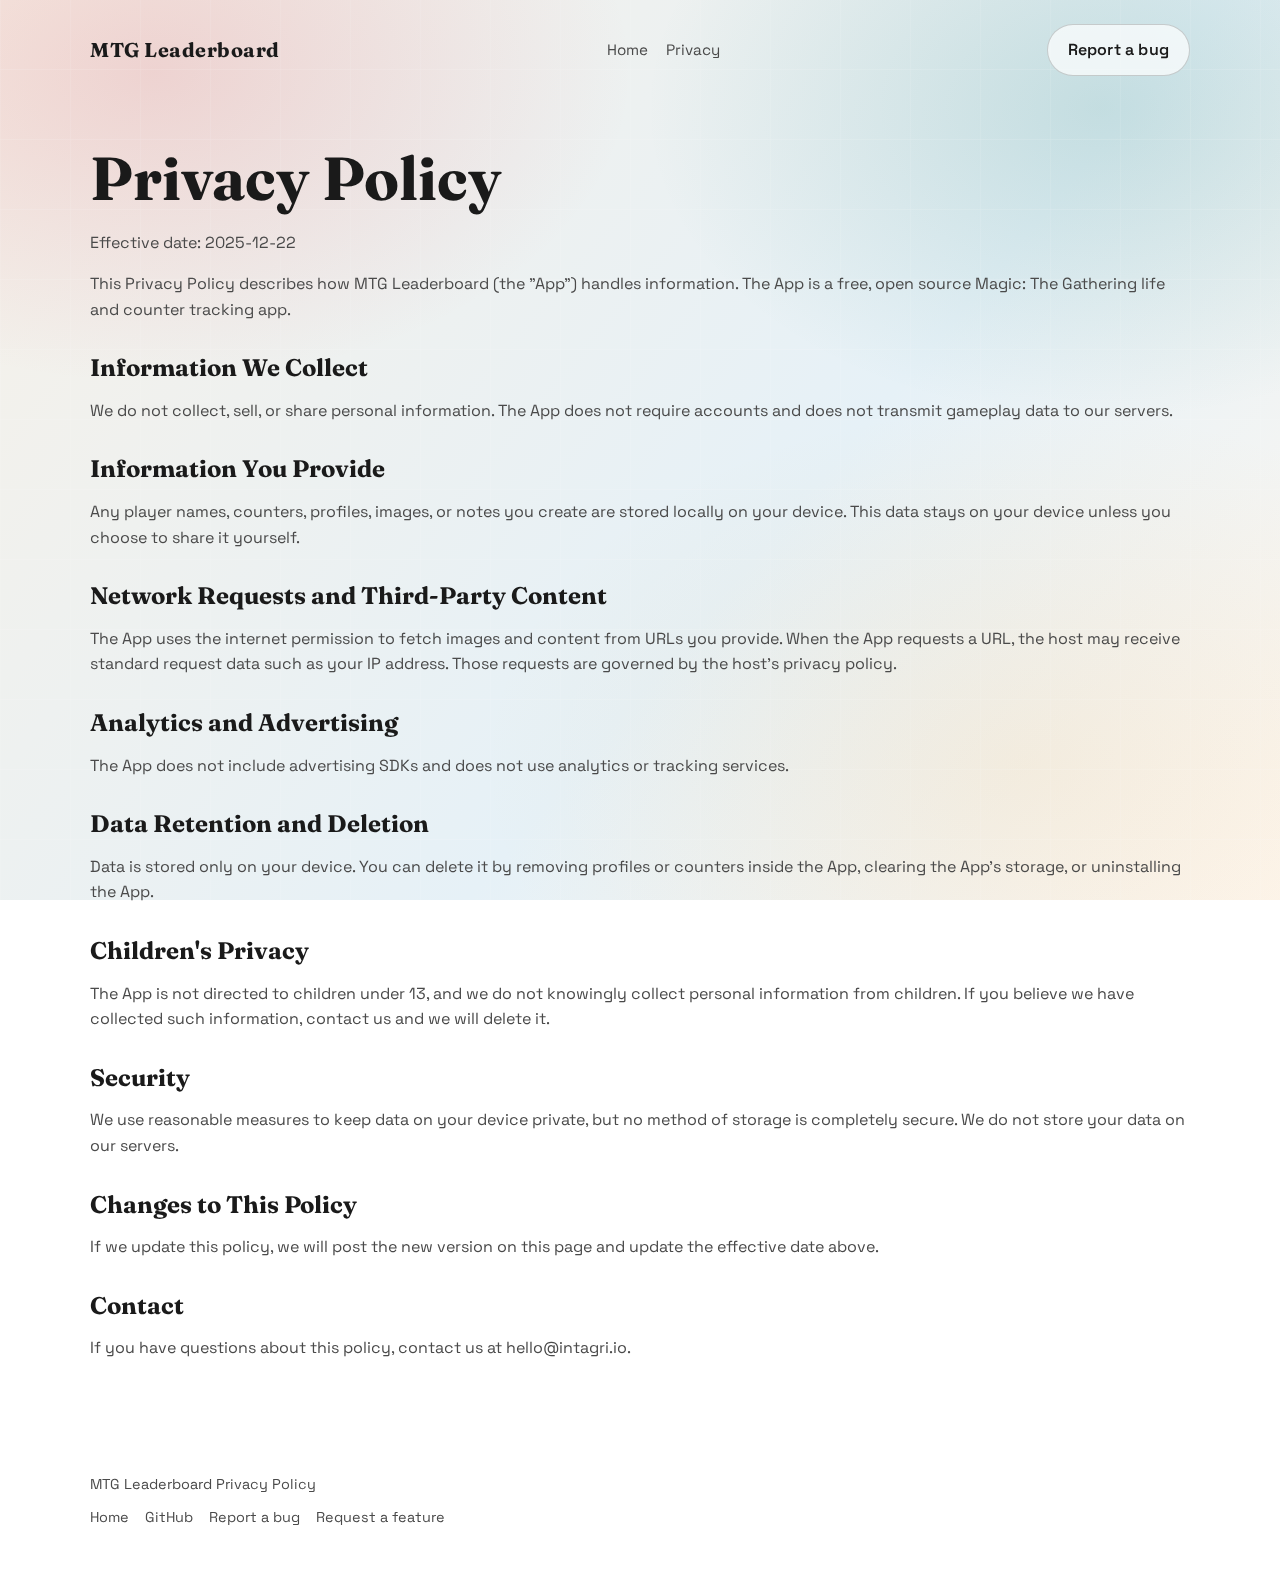
<file: privacy.html>
<!doctype html>
<html lang="en">
  <head>
    <meta charset="utf-8" />
    <meta name="viewport" content="width=device-width, initial-scale=1" />
    <title>MTG Leaderboard - Privacy Policy</title>
    <meta
      name="description"
      content="Privacy policy for the MTG Leaderboard mobile app."
    />
    <link rel="stylesheet" href="styles.css" />
    <link rel="preconnect" href="https://fonts.googleapis.com" />
    <link rel="preconnect" href="https://fonts.gstatic.com" crossorigin />
    <link
      href="https://fonts.googleapis.com/css2?family=Fraunces:wght@400;600;700&family=Space+Grotesk:wght@400;500;600&display=swap"
      rel="stylesheet"
    />
  </head>
  <body>
    <header class="top">
      <div class="container nav">
        <div class="logo">MTG Leaderboard</div>
        <nav class="nav-links">
          <a href="index.html">Home</a>
          <a href="privacy.html">Privacy</a>
        </nav>
        <a
          class="btn ghost"
          href="https://lcrh.atlassian.net/jira/software/projects/MLB/form/103?atlOrigin=eyJpIjoiN2I3OTZkZGQ2OWYyNDljNGIxNTk5ZWM0ZGYzMzlhYWUiLCJwIjoiaiJ9"
          target="_blank"
          rel="noopener"
          >Report a bug</a
        >
      </div>
    </header>

    <main class="container legal">
      <h1>Privacy Policy</h1>
      <p>Effective date: 2025-12-22</p>
      <p>
        This Privacy Policy describes how MTG Leaderboard (the "App") handles information. The App is a free, open source Magic:
        The Gathering life and counter tracking app.
      </p>

      <h2>Information We Collect</h2>
      <p>
        We do not collect, sell, or share personal information. The App does not require accounts and does not transmit gameplay
        data to our servers.
      </p>

      <h2>Information You Provide</h2>
      <p>
        Any player names, counters, profiles, images, or notes you create are stored locally on your device. This data stays on
        your device unless you choose to share it yourself.
      </p>

      <h2>Network Requests and Third-Party Content</h2>
      <p>
        The App uses the internet permission to fetch images and content from URLs you provide. When the App requests a URL, the
        host may receive standard request data such as your IP address. Those requests are governed by the host's privacy policy.
      </p>

      <h2>Analytics and Advertising</h2>
      <p>
        The App does not include advertising SDKs and does not use analytics or tracking services.
      </p>

      <h2>Data Retention and Deletion</h2>
      <p>
        Data is stored only on your device. You can delete it by removing profiles or counters inside the App, clearing the App's
        storage, or uninstalling the App.
      </p>

      <h2>Children's Privacy</h2>
      <p>
        The App is not directed to children under 13, and we do not knowingly collect personal information from children. If you
        believe we have collected such information, contact us and we will delete it.
      </p>

      <h2>Security</h2>
      <p>
        We use reasonable measures to keep data on your device private, but no method of storage is completely secure. We do not
        store your data on our servers.
      </p>

      <h2>Changes to This Policy</h2>
      <p>
        If we update this policy, we will post the new version on this page and update the effective date above.
      </p>

      <h2>Contact</h2>
      <p>
        If you have questions about this policy, contact us at hello@intagri.io.
      </p>
    </main>

    <footer class="footer container">
      <div>MTG Leaderboard Privacy Policy</div>
      <div class="links">
        <a href="index.html">Home</a>
        <a href="https://github.com/LCRH1883/MTGleaderboard" target="_blank" rel="noopener">GitHub</a>
        <a
          href="https://lcrh.atlassian.net/jira/software/projects/MLB/form/103?atlOrigin=eyJpIjoiN2I3OTZkZGQ2OWYyNDljNGIxNTk5ZWM0ZGYzMzlhYWUiLCJwIjoiaiJ9"
          target="_blank"
          rel="noopener"
          >Report a bug</a
        >
        <a
          href="https://lcrh.atlassian.net/jira/software/projects/MLB/form/102?atlOrigin=eyJpIjoiNzNlM2ExMWUwMWM5NGZlYWFjZWY0N2EyMThkZDAwNGMiLCJwIjoiaiJ9"
          target="_blank"
          rel="noopener"
          >Request a feature</a
        >
      </div>
    </footer>
  </body>
</html>
</file>
<file: styles.css>
:root {
  --bg: #f7f1e8;
  --bg-2: #e6f1f7;
  --ink: #1a1a1a;
  --muted: #4a4a4a;
  --accent: #d1495b;
  --accent-2: #0f766e;
  --accent-3: #f4b860;
  --card: rgba(255, 255, 255, 0.78);
  --card-solid: #ffffff;
  --border: rgba(26, 26, 26, 0.12);
  --shadow: 0 24px 60px rgba(29, 29, 29, 0.12);
  --radius: 18px;
}

* {
  box-sizing: border-box;
}

html {
  scroll-behavior: smooth;
}

body {
  margin: 0;
  min-height: 100%;
  color: var(--ink);
  font-family: "Space Grotesk", "Avenir Next", "Helvetica Neue", sans-serif;
  line-height: 1.6;
  background:
    radial-gradient(800px 520px at 12% 8%, rgba(209, 73, 91, 0.18), transparent 60%),
    radial-gradient(760px 520px at 86% 12%, rgba(15, 118, 110, 0.16), transparent 60%),
    radial-gradient(900px 600px at 80% 85%, rgba(244, 184, 96, 0.14), transparent 60%),
    linear-gradient(130deg, var(--bg) 0%, var(--bg-2) 60%, #fdf7f0 100%);
  background-attachment: fixed;
  position: relative;
  z-index: 0;
}

body::after {
  content: "";
  position: fixed;
  inset: 0;
  background-image:
    linear-gradient(0deg, rgba(255, 255, 255, 0.5) 1px, transparent 1px),
    linear-gradient(90deg, rgba(255, 255, 255, 0.4) 1px, transparent 1px);
  background-size: 70px 70px;
  opacity: 0.25;
  mix-blend-mode: multiply;
  pointer-events: none;
  z-index: -1;
}

img {
  max-width: 100%;
  display: block;
}

a {
  color: inherit;
  text-decoration: none;
}

.container {
  width: min(1100px, 92vw);
  margin: 0 auto;
}

.top {
  padding: 24px 0;
}

.nav {
  display: flex;
  align-items: center;
  justify-content: space-between;
  gap: 16px;
  flex-wrap: wrap;
}

.logo {
  font-family: "Fraunces", "Times New Roman", serif;
  font-size: 1.25rem;
  font-weight: 700;
  letter-spacing: 0.5px;
}

.nav-links {
  display: flex;
  gap: 18px;
  font-size: 0.95rem;
}

.nav-links a {
  color: var(--muted);
}

.nav-links a:hover {
  color: var(--ink);
}

.btn {
  display: inline-flex;
  align-items: center;
  justify-content: center;
  padding: 12px 20px;
  border-radius: 999px;
  font-weight: 600;
  letter-spacing: 0.2px;
  border: 1px solid transparent;
  transition: transform 0.2s ease, box-shadow 0.2s ease, background 0.2s ease;
}

.btn.primary {
  background: var(--accent);
  color: #fff;
  box-shadow: 0 18px 32px rgba(209, 73, 91, 0.25);
}

.btn.primary:hover {
  transform: translateY(-2px);
  box-shadow: 0 22px 36px rgba(209, 73, 91, 0.3);
}

.btn.ghost {
  border-color: rgba(26, 26, 26, 0.2);
  color: var(--ink);
  background: rgba(255, 255, 255, 0.7);
}

.btn.ghost:hover {
  transform: translateY(-2px);
}

.hero {
  display: grid;
  grid-template-columns: 1.1fr 0.9fr;
  gap: 48px;
  align-items: center;
  padding: 48px 0 32px;
}

.badge {
  display: inline-flex;
  padding: 6px 14px;
  border-radius: 999px;
  background: rgba(15, 118, 110, 0.14);
  color: #0b524c;
  font-weight: 600;
  font-size: 0.85rem;
  margin-bottom: 14px;
}

h1,
h2,
h3 {
  font-family: "Fraunces", "Times New Roman", serif;
  line-height: 1.15;
  margin: 0 0 16px;
}

h1 {
  font-size: clamp(2.4rem, 3vw + 1.5rem, 3.8rem);
}

.lead {
  font-size: 1.1rem;
  color: var(--muted);
  margin-bottom: 24px;
}

.hero-actions {
  display: flex;
  flex-wrap: wrap;
  gap: 12px;
  margin-bottom: 20px;
}

.cta-actions {
  display: flex;
  flex-wrap: wrap;
  gap: 12px;
}

.meta-row {
  display: flex;
  flex-wrap: wrap;
  gap: 12px;
}

.meta {
  background: rgba(255, 255, 255, 0.7);
  padding: 6px 12px;
  border-radius: 999px;
  font-size: 0.85rem;
  border: 1px solid rgba(26, 26, 26, 0.08);
}

.hero-card {
  background: var(--card);
  border-radius: var(--radius);
  padding: 28px;
  border: 1px solid rgba(26, 26, 26, 0.12);
  box-shadow: var(--shadow);
  backdrop-filter: blur(12px);
}

.card-top {
  display: flex;
  gap: 8px;
  flex-wrap: wrap;
  margin-bottom: 16px;
}

.chip {
  padding: 6px 10px;
  border-radius: 999px;
  font-size: 0.8rem;
  background: rgba(244, 184, 96, 0.2);
  color: #815d1b;
  font-weight: 600;
}

.stat-grid {
  display: grid;
  grid-template-columns: repeat(2, minmax(0, 1fr));
  gap: 16px;
  margin: 20px 0;
}

.stat {
  padding: 14px;
  border-radius: 14px;
  background: rgba(255, 255, 255, 0.8);
  border: 1px solid rgba(26, 26, 26, 0.08);
}

.stat-value {
  font-size: 1.6rem;
  font-weight: 700;
}

.stat-label {
  color: var(--muted);
  font-size: 0.85rem;
}

.quick-list {
  list-style: none;
  padding: 0;
  margin: 0;
  display: grid;
  gap: 10px;
  color: var(--muted);
}

.section {
  padding: 56px 0;
}

.section-title {
  display: flex;
  align-items: flex-end;
  justify-content: space-between;
  gap: 20px;
  margin-bottom: 28px;
  flex-wrap: wrap;
}

.section-title p {
  color: var(--muted);
  max-width: 520px;
  margin: 0;
}

.feature-grid {
  display: grid;
  grid-template-columns: repeat(3, minmax(0, 1fr));
  gap: 20px;
}

.card {
  padding: 22px;
  border-radius: 16px;
  background: var(--card-solid);
  border: 1px solid rgba(26, 26, 26, 0.08);
  box-shadow: 0 16px 30px rgba(26, 26, 26, 0.08);
}

.card h3 {
  margin-top: 0;
  margin-bottom: 8px;
}

.card p {
  margin: 0;
  color: var(--muted);
}

.highlight {
  display: grid;
  grid-template-columns: 1fr 1fr;
  gap: 24px;
  align-items: center;
  padding: 28px;
  border-radius: 22px;
  background: rgba(255, 255, 255, 0.75);
  border: 1px solid rgba(26, 26, 26, 0.1);
}

.highlight ul {
  list-style: none;
  padding: 0;
  margin: 0;
  display: grid;
  gap: 10px;
  color: var(--muted);
}

.screens {
  display: grid;
  grid-template-columns: repeat(5, minmax(0, 1fr));
  gap: 12px;
}

.screens figure {
  margin: 0;
  border-radius: 14px;
  overflow: hidden;
  background: rgba(255, 255, 255, 0.75);
  box-shadow: 0 12px 24px rgba(26, 26, 26, 0.1);
}

.screens img {
  width: 100%;
  height: auto;
}

.cta {
  margin-top: 24px;
  padding: 28px;
  border-radius: 20px;
  background: linear-gradient(120deg, rgba(15, 118, 110, 0.12), rgba(209, 73, 91, 0.1));
  border: 1px solid rgba(26, 26, 26, 0.1);
  display: flex;
  align-items: center;
  justify-content: space-between;
  gap: 20px;
  flex-wrap: wrap;
}

.cta h3 {
  margin: 0;
}

.footer {
  padding: 32px 0 48px;
  color: var(--muted);
  font-size: 0.9rem;
}

.footer .links {
  display: flex;
  gap: 16px;
  flex-wrap: wrap;
  margin-top: 10px;
}

.legal {
  padding: 24px 0 64px;
}

.legal h1 {
  margin-top: 20px;
}

.legal h2 {
  margin-top: 32px;
  margin-bottom: 10px;
}

.legal p,
.legal li {
  color: var(--muted);
}

.legal ul {
  padding-left: 18px;
}

[data-animate] {
  opacity: 0;
  transform: translateY(18px);
  animation: fadeUp 0.7s ease forwards;
  animation-delay: var(--delay, 0s);
}

@keyframes fadeUp {
  from {
    opacity: 0;
    transform: translateY(18px);
  }
  to {
    opacity: 1;
    transform: translateY(0);
  }
}

@media (prefers-reduced-motion: reduce) {
  html {
    scroll-behavior: auto;
  }

  [data-animate] {
    animation: none;
    opacity: 1;
    transform: none;
  }

  .btn {
    transition: none;
  }
}

@media (max-width: 980px) {
  .hero {
    grid-template-columns: 1fr;
  }

  .highlight {
    grid-template-columns: 1fr;
  }

  .feature-grid {
    grid-template-columns: repeat(2, minmax(0, 1fr));
  }

  .screens {
    grid-template-columns: repeat(2, minmax(0, 1fr));
  }

  .cta {
    align-items: flex-start;
  }
}

@media (max-width: 640px) {
  .nav {
    align-items: flex-start;
  }

  .nav-links {
    width: 100%;
    flex-wrap: wrap;
  }

  .feature-grid {
    grid-template-columns: 1fr;
  }

  .screens {
    grid-template-columns: 1fr;
  }

  .stat-grid {
    grid-template-columns: 1fr;
  }
}
</file>
